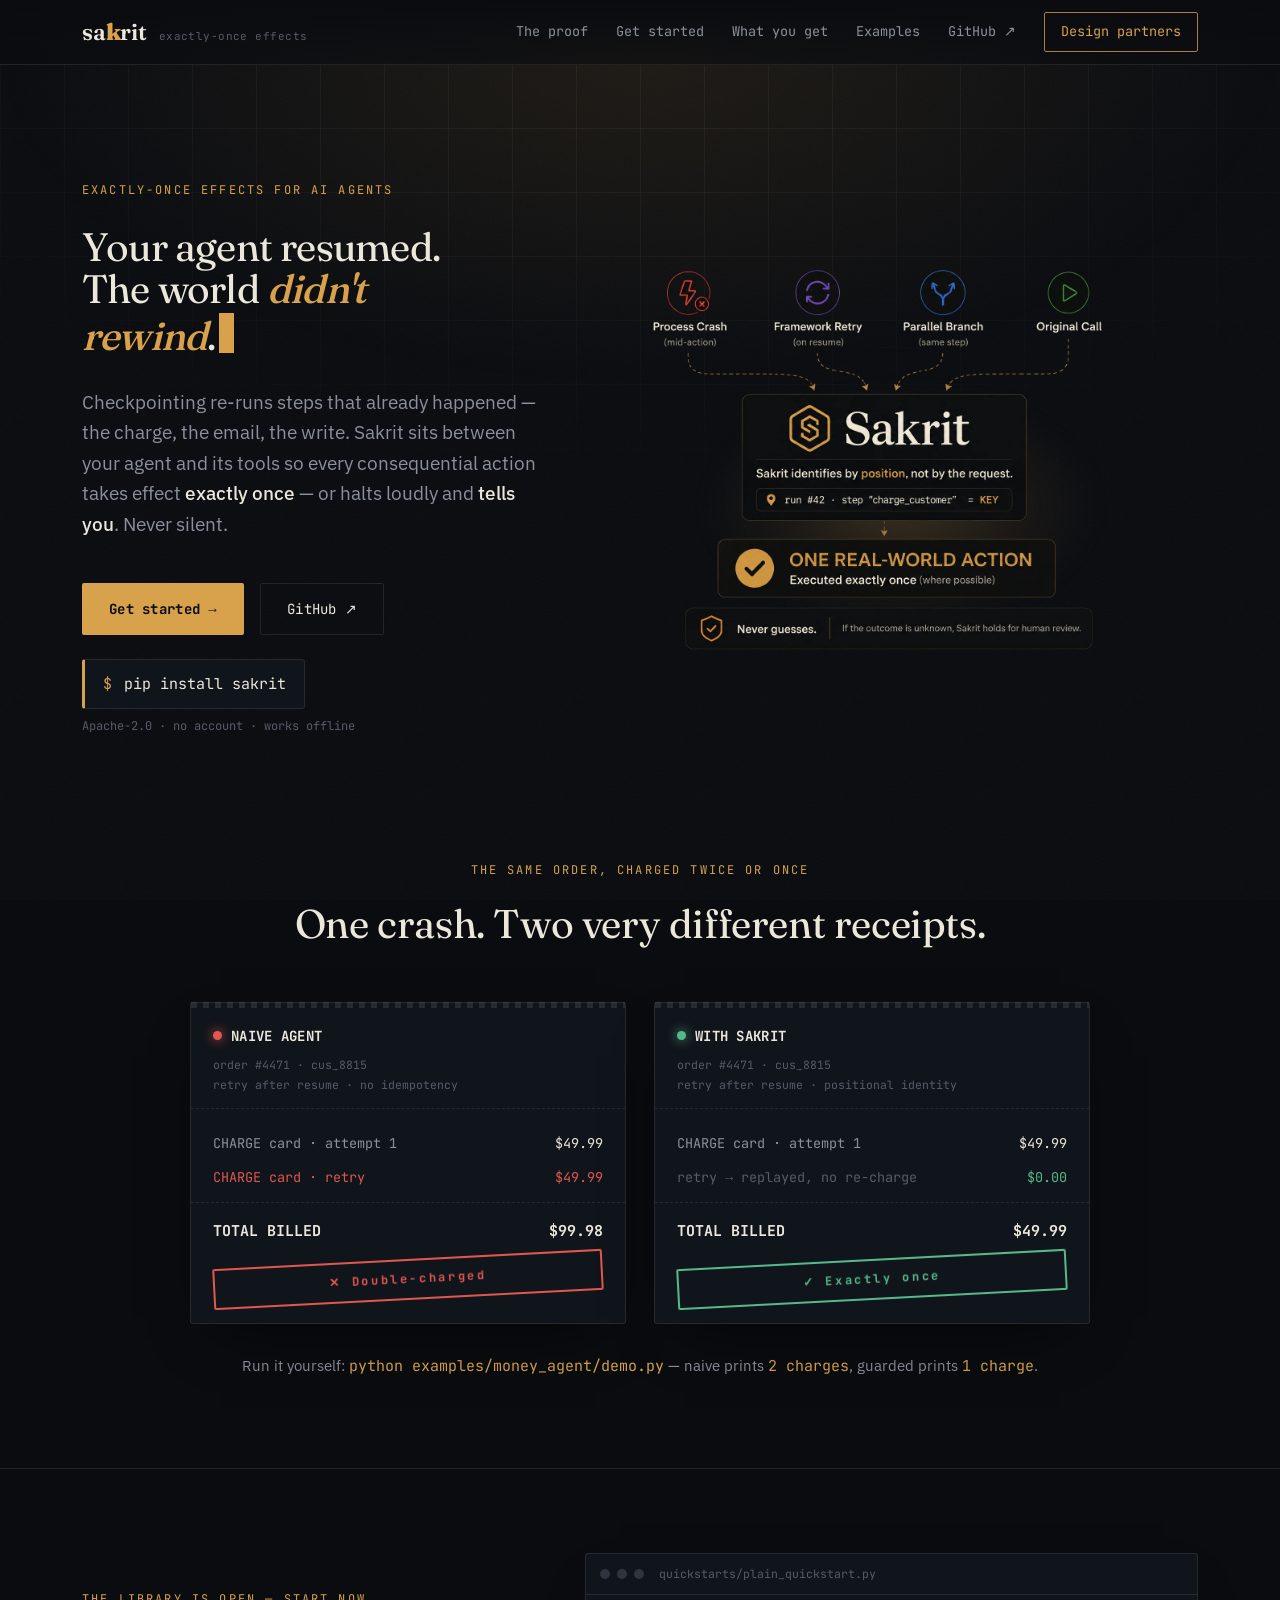
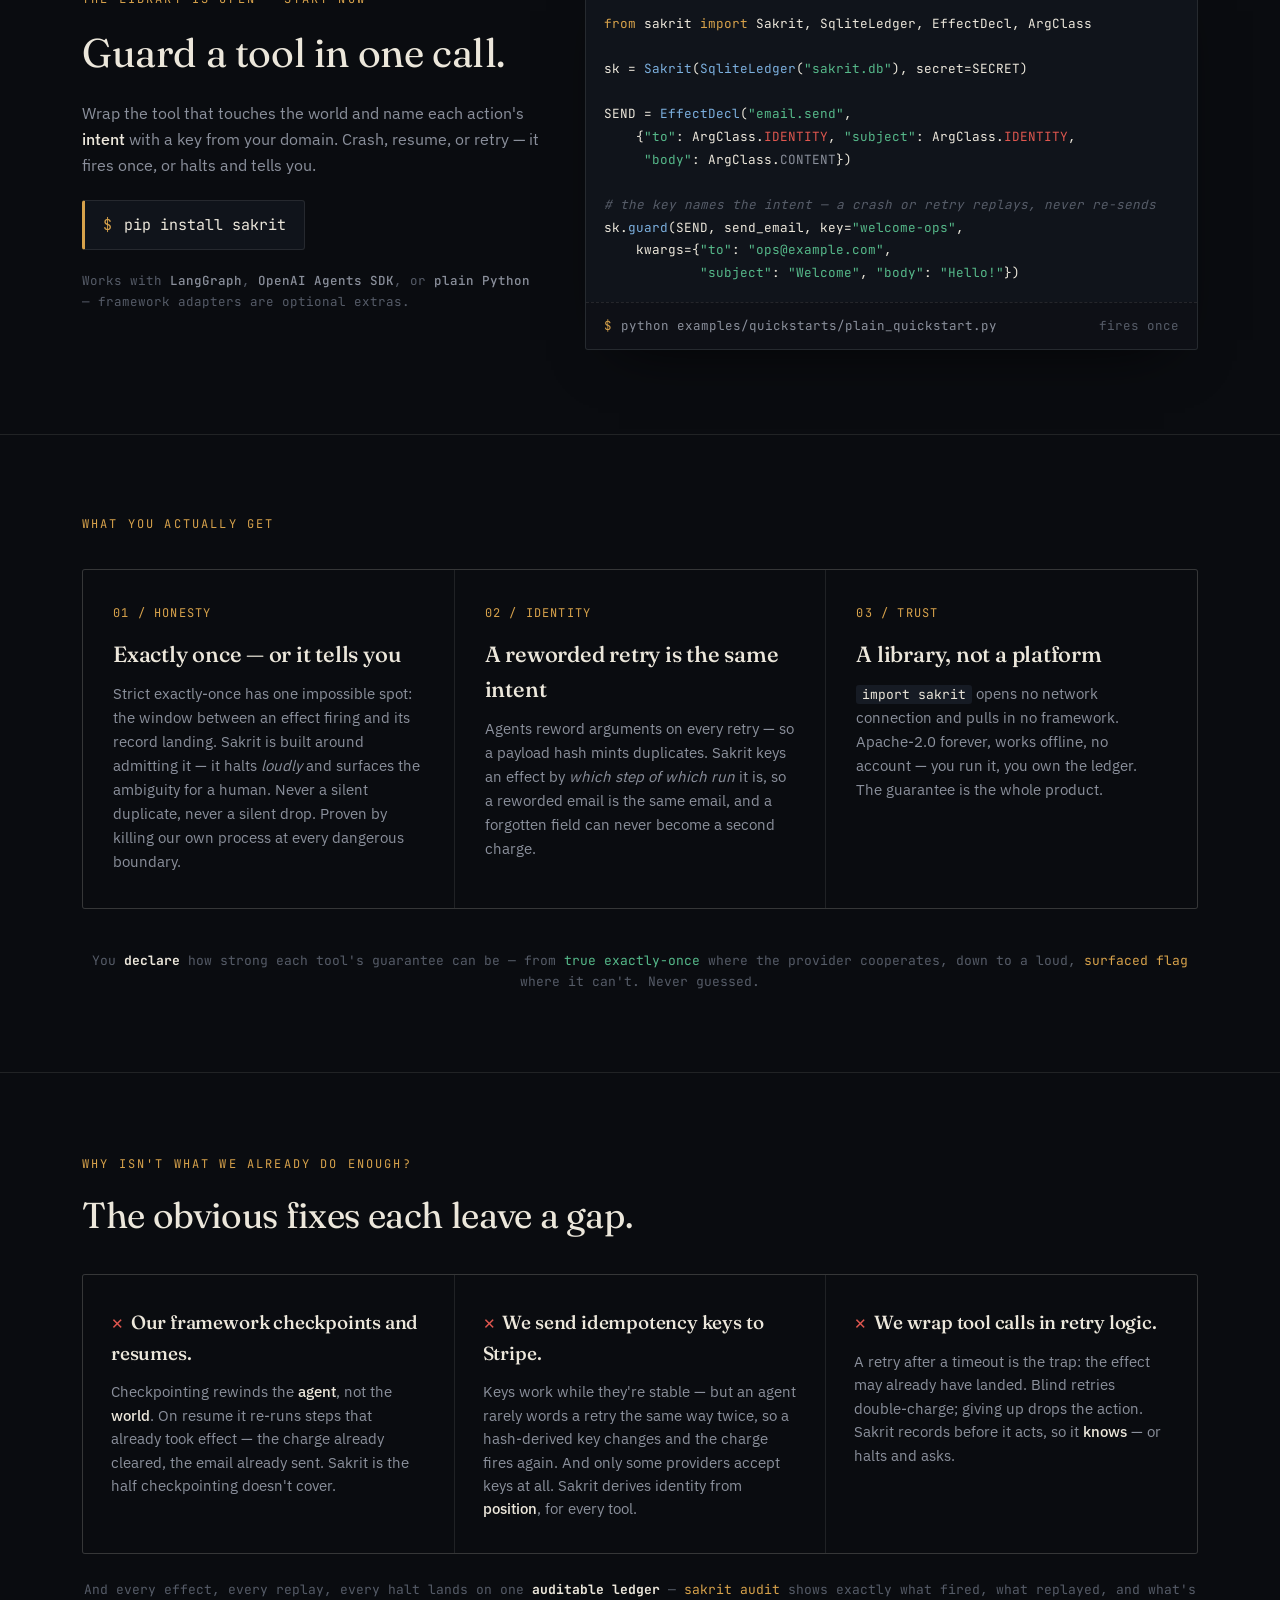
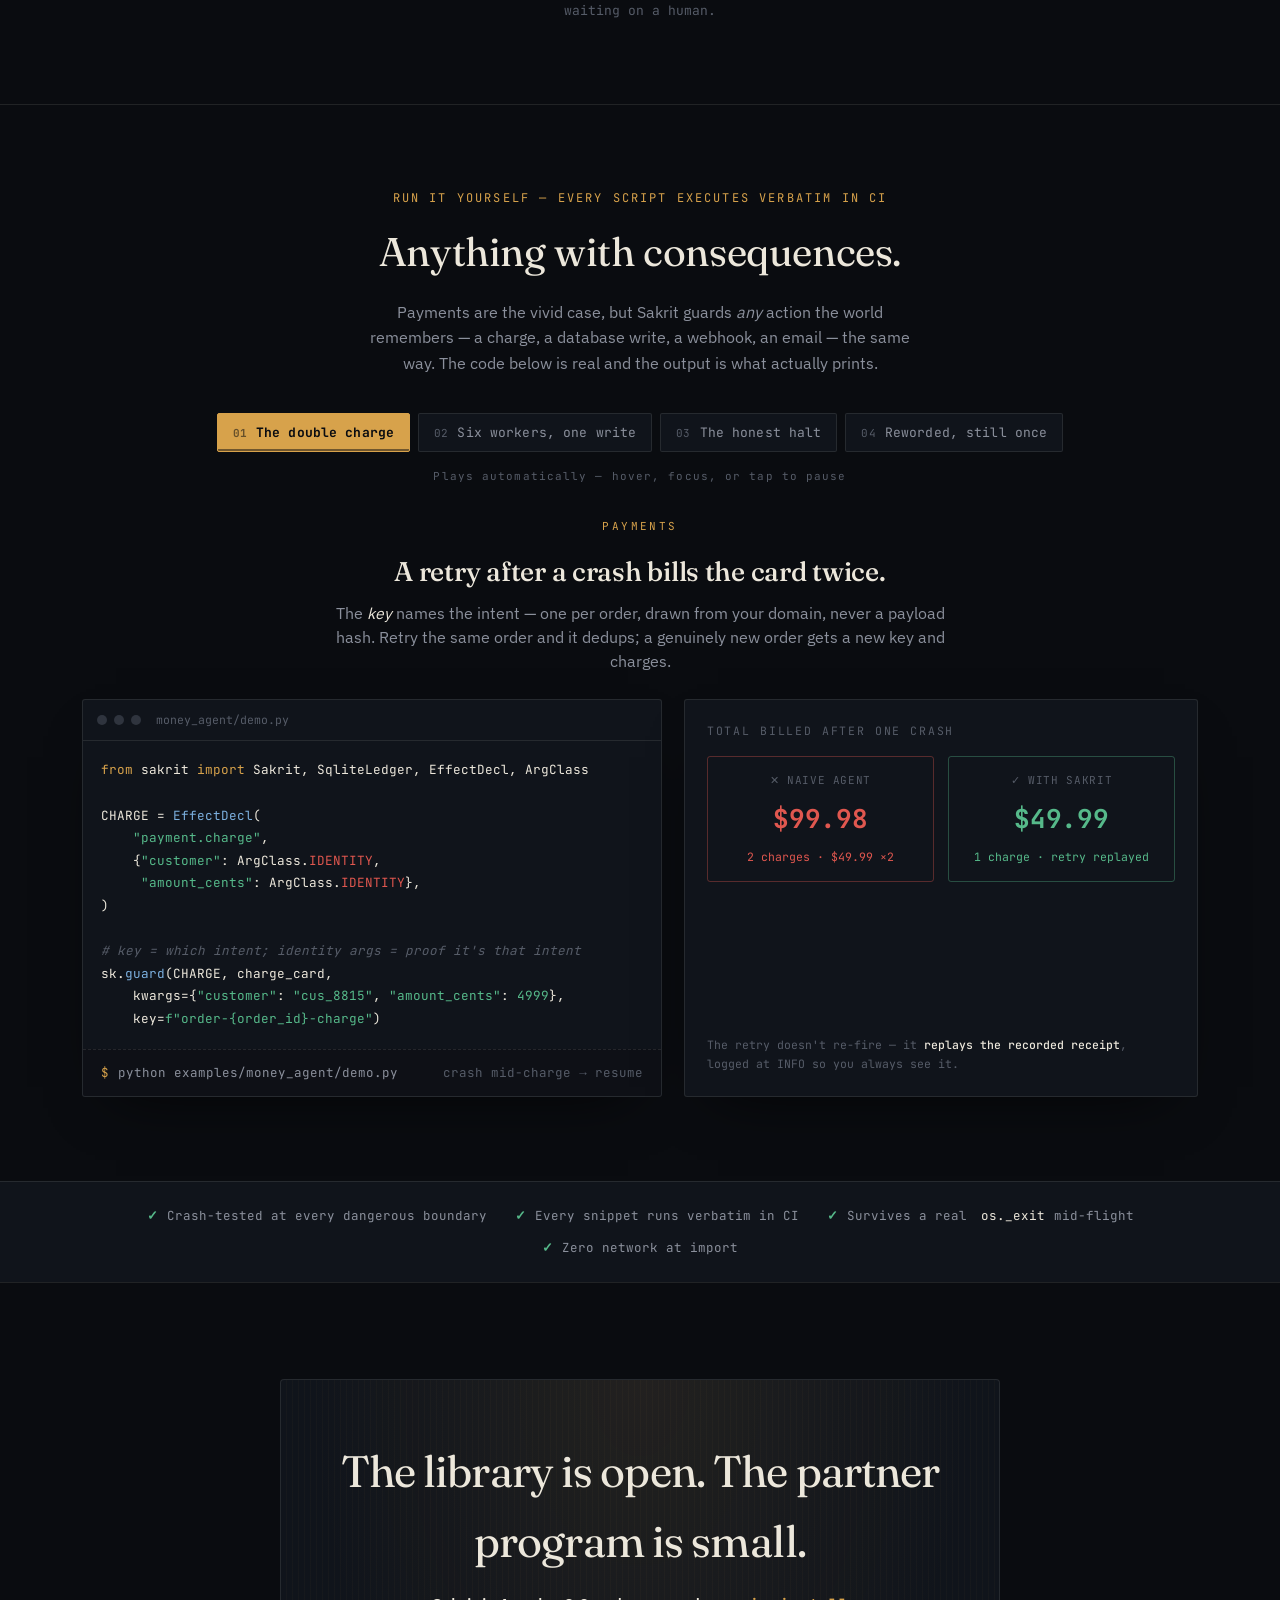
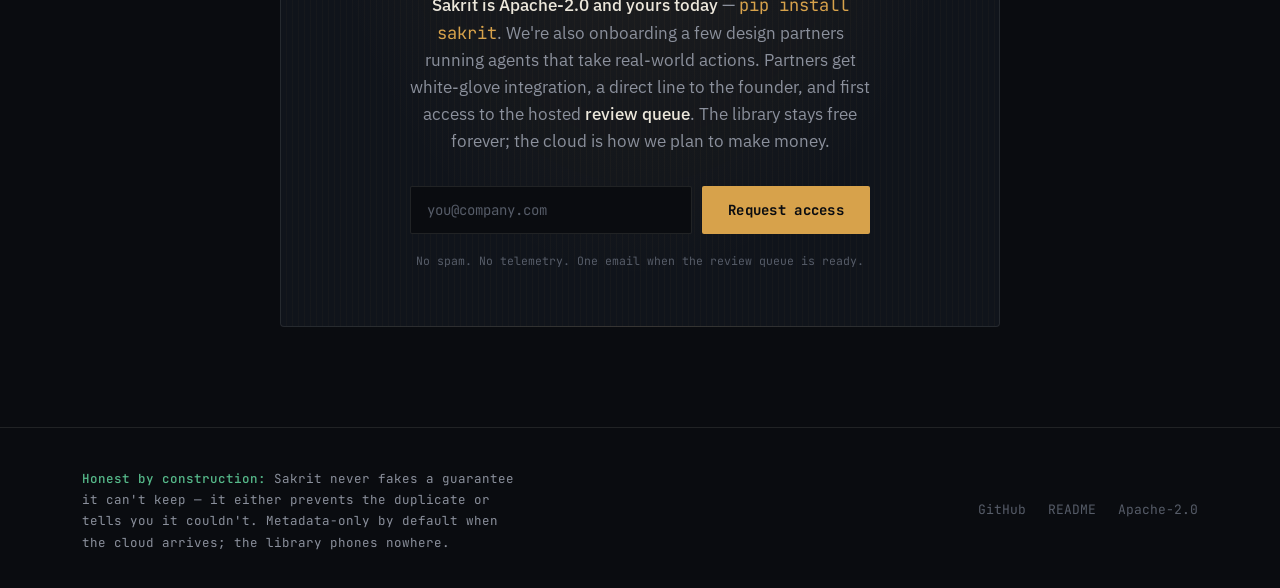
<file: landing/index.html>
<!DOCTYPE html>
<html lang="en">
<head>
<meta charset="UTF-8" />
<meta name="viewport" content="width=device-width, initial-scale=1.0" />
<title>Sakrit — exactly-once effects for AI agents</title>
<meta name="description" content="Checkpointing rewinds your agent — not the world. Sakrit makes every consequential tool call take effect exactly once — or halts loudly and tells you." />

<!-- Social -->
<meta property="og:title" content="Your agent resumed. The world didn't rewind. — Sakrit" />
<meta property="og:description" content="Checkpointing re-runs steps that already happened. Sakrit makes every consequential tool call take effect exactly once — or halts loudly and tells you. Never silent." />
<meta property="og:type" content="website" />
<!-- Share image: landing/og.png (1200×630), generated from landing/og-card.html — see landing/README.md.
     TODO(founder): og:image MUST be an absolute URL for crawlers (Slack/X/LinkedIn); swap the host
     for the real domain when it's set. The file ships at the site root as /og.png. -->
<meta property="og:image" content="https://REPLACE-ME.example/og.png" />
<meta property="og:image:width" content="1200" />
<meta property="og:image:height" content="630" />
<meta property="og:image:alt" content="Sakrit — your agent resumed, the world didn't rewind. Naive agent double-charges $99.98; with Sakrit, $49.99, exactly once." />
<meta name="twitter:card" content="summary_large_image" />
<meta name="twitter:title" content="Your agent resumed. The world didn't rewind. — Sakrit" />
<meta name="twitter:description" content="Sakrit makes every consequential tool call take effect exactly once — or halts loudly and tells you. Never silent." />
<meta name="twitter:image" content="https://REPLACE-ME.example/og.png" />

<!-- Self-hosted fonts (m20): no third-party request — a page that says "no telemetry" shouldn't
     phone Google Fonts. Vendored latin-subset woff2 under ./fonts/. -->
<link rel="stylesheet" href="./fonts.css" />

<style>
  :root {
    --ink:      #0a0c10;
    --ink-2:    #10141b;
    --ink-3:    #161b24;
    --cream:    #ece7db;
    --muted:    #8b909c;
    --faint:    #565c68;
    --gold:     #d7a24b;
    --gold-dim: #a9803b;
    --red:      #e0574f;
    --green:    #56b98a;
    --line:     rgba(236, 231, 219, 0.10);
    --line-2:   rgba(236, 231, 219, 0.05);
    --serif:  "Fraunces", Georgia, serif;
    --sans:   "IBM Plex Sans", system-ui, sans-serif;
    --mono:   "JetBrains Mono", ui-monospace, monospace;
    --maxw: 1180px;
  }

  * { box-sizing: border-box; margin: 0; padding: 0; }
  html { scroll-behavior: smooth; }

  body {
    background: var(--ink);
    color: var(--cream);
    font-family: var(--sans);
    font-size: 17px;
    line-height: 1.6;
    -webkit-font-smoothing: antialiased;
    overflow-x: hidden;
    position: relative;
  }

  /* faint ledger grid + grain atmosphere */
  body::before {
    content: "";
    position: fixed; inset: 0; z-index: 0; pointer-events: none;
    background-image:
      linear-gradient(var(--line-2) 1px, transparent 1px),
      linear-gradient(90deg, var(--line-2) 1px, transparent 1px);
    background-size: 64px 64px;
    mask-image: radial-gradient(ellipse 90% 70% at 50% 0%, #000 30%, transparent 80%);
  }
  body::after {
    content: "";
    position: fixed; inset: 0; z-index: 0; pointer-events: none; opacity: 0.035;
    background-image: url("data:image/svg+xml,%3Csvg xmlns='http://www.w3.org/2000/svg' width='140' height='140'%3E%3Cfilter id='n'%3E%3CfeTurbulence type='fractalNoise' baseFrequency='0.9' numOctaves='3'/%3E%3C/filter%3E%3Crect width='100%25' height='100%25' filter='url(%23n)'/%3E%3C/svg%3E");
  }
  /* warm glow from the top */
  .glow {
    position: fixed; top: -40vh; left: 50%; transform: translateX(-50%);
    width: 120vw; height: 90vh; z-index: 0; pointer-events: none;
    background: radial-gradient(ellipse at center, rgba(215,162,75,0.10), transparent 60%);
  }

  .wrap { max-width: var(--maxw); margin: 0 auto; padding: 0 32px; position: relative; z-index: 2; }

  a { color: inherit; text-decoration: none; }

  .mono { font-family: var(--mono); }
  .tag {
    font-family: var(--mono); font-size: 12px; letter-spacing: 0.18em;
    text-transform: uppercase; color: var(--gold);
  }

  /* ---------- nav ---------- */
  nav {
    position: sticky; top: 0; z-index: 20;
    backdrop-filter: blur(10px);
    background: linear-gradient(var(--ink), rgba(10,12,16,0.6));
    border-bottom: 1px solid var(--line);
  }
  .nav-inner { display: flex; align-items: center; justify-content: space-between; height: 64px; }
  .brand { display: flex; align-items: baseline; gap: 12px; }
  .brand .logo { font-family: var(--serif); font-weight: 600; font-size: 23px; letter-spacing: -0.01em; }
  .brand .logo b { color: var(--gold); font-weight: 900; }
  .brand .sub { font-family: var(--mono); font-size: 11px; color: var(--faint); letter-spacing: 0.04em; }
  .nav-links { display: flex; align-items: center; gap: 28px; font-family: var(--mono); font-size: 13.5px; }
  .nav-links a { color: var(--muted); transition: color .2s; }
  .nav-links a:hover { color: var(--cream); }
  .nav-cta {
    border: 1px solid var(--gold-dim); color: var(--gold) !important;
    padding: 8px 16px; border-radius: 2px; transition: all .2s;
  }
  .nav-cta:hover { background: var(--gold); color: var(--ink) !important; }
  /* Mobile nav: the one surviving action must match the page's PRIMARY funnel (self-serve
     "Get started"), not the secondary sales path — so the CTAs swap below 680px. */
  .nav-cta-m { display: none; }
  @media (max-width: 680px) {
    .nav-links a:not(.nav-cta) { display: none; }
    .nav-cta-d { display: none; }
    .nav-cta-m { display: inline-block; }
  }

  /* ---------- hero ---------- */
  header { padding: 116px 0 84px; }
  .hero-tag { margin-bottom: 26px; opacity: 0; animation: rise .8s .1s forwards; }
  h1 {
    font-family: var(--serif);
    font-weight: 400;
    font-size: clamp(32px, 3.1vw, 44px);
    line-height: 1.06;
    letter-spacing: -0.02em;
    max-width: 15ch;
  }
  h1 .l { display: block; opacity: 0; animation: rise .9s forwards; }
  h1 .l1 { animation-delay: .18s; }
  h1 .l2 { animation-delay: .30s; }
  h1 .em { font-style: italic; color: var(--gold); font-weight: 500; }
  h1 .strike { position: relative; white-space: nowrap; }
  h1 .strike::after {
    content: ""; position: absolute; left: -2%; right: -2%; top: 54%; height: 3px;
    background: var(--red); transform: scaleX(0); transform-origin: left;
    animation: strike .5s 1.1s forwards;
  }
  .lede {
    font-size: clamp(16px, 1.5vw, 19px); color: var(--muted); max-width: 44ch;
    margin-top: 30px; line-height: 1.6;
    opacity: 0; animation: rise .9s .5s forwards;
  }
  .lede b { color: var(--cream); font-weight: 500; }
  .cta-row {
    display: flex; gap: 16px; flex-wrap: wrap; margin-top: 44px;
    opacity: 0; animation: rise .9s .68s forwards;
  }
  .btn {
    font-family: var(--mono); font-size: 14px; letter-spacing: 0.02em;
    padding: 14px 26px; border-radius: 2px; transition: all .2s; cursor: pointer;
    display: inline-flex; align-items: center; gap: 10px; border: 1px solid transparent;
  }
  .btn-primary { background: var(--gold); color: var(--ink); font-weight: 600; }
  .btn-primary:hover { background: #eab959; transform: translateY(-2px); box-shadow: 0 10px 30px -10px rgba(215,162,75,0.5); }
  .btn-ghost { border-color: var(--line); color: var(--cream); }
  .btn-ghost:hover { border-color: var(--gold-dim); color: var(--gold); }
  /* hero: copy left, transparent flow diagram right — both inside the 1180px wrap */
  .hero-grid {
    display: grid;
    grid-template-columns: minmax(0, 0.85fr) minmax(0, 1.15fr);
    align-items: center;
    gap: clamp(28px, 3.2vw, 52px);
  }
  .hero-copy { min-width: 0; }
  .hero-art {
    position: relative; min-width: 0;
    opacity: 0; animation: rise 1s .85s forwards;
  }
  /* warm bloom rising from the convergence point, seen through the transparent art */
  .hero-art::before {
    content: ""; position: absolute; z-index: 0; pointer-events: none;
    left: 52%; top: 52%; width: 88%; height: 96%;
    transform: translate(-50%, -50%);
    background: radial-gradient(ellipse 52% 44% at 50% 60%,
      rgba(215,162,75,0.22), rgba(215,162,75,0.06) 46%, transparent 72%);
    filter: blur(10px);
  }
  .hero-art img {
    position: relative; z-index: 1;
    width: 100%; height: auto; display: block;
    /* the diagram's own canvas is transparent — it floats, no frame */
  }
  @media (max-width: 900px) {
    .hero-grid { grid-template-columns: minmax(0, 1fr); gap: 30px; }
    .hero-art img { max-width: 560px; margin: 0 auto; }
  }

  /* ---------- receipts ---------- */
  .proof { padding: 40px 0 90px; }
  .proof-head { text-align: center; margin-bottom: 46px; }
  .proof-head h2 {
    font-family: var(--serif); font-weight: 400; font-size: clamp(26px, 3.6vw, 40px);
    letter-spacing: -0.01em; margin-top: 12px;
  }
  .receipts {
    display: grid; grid-template-columns: 1fr 1fr; gap: 28px; align-items: start;
    max-width: 900px; margin: 0 auto;
  }
  @media (max-width: 720px) { .receipts { grid-template-columns: 1fr; } }

  .receipt {
    background: var(--ink-2); border: 1px solid var(--line); border-radius: 3px;
    font-family: var(--mono); font-size: 13.5px; position: relative;
    box-shadow: 0 24px 60px -30px rgba(0,0,0,0.9);
  }
  .receipt::before { /* perforated top edge */
    content: ""; position: absolute; top: -1px; left: 0; right: 0; height: 6px;
    background: repeating-linear-gradient(90deg, var(--line) 0 6px, transparent 6px 12px);
  }
  .r-head { padding: 22px 22px 14px; border-bottom: 1px dashed var(--line); }
  .r-title { display: flex; align-items: center; gap: 9px; font-weight: 700; letter-spacing: 0.02em; font-size: 14px; }
  .dot { width: 9px; height: 9px; border-radius: 50%; }
  .dot.red { background: var(--red); box-shadow: 0 0 12px var(--red); }
  .dot.green { background: var(--green); box-shadow: 0 0 12px var(--green); }
  .r-meta { color: var(--faint); font-size: 11.5px; margin-top: 8px; line-height: 1.7; }
  .r-body { padding: 18px 22px 8px; }
  .row { display: flex; justify-content: space-between; padding: 6px 0; color: var(--muted); }
  .row .amt { color: var(--cream); }
  .row.fire .amt { color: var(--cream); }
  .row.dup { color: var(--red); }
  .row.dup .amt { color: var(--red); }
  .row.replay { color: var(--faint); }
  .row.replay .amt { color: var(--green); }
  /* Visible by default (no-JS safe — the receipts ARE the proof). JS adds .anim to hide-then-reveal. */
  .row.dup, .row.replay { opacity: 1; }
  .anim .row.dup, .anim .row.replay { opacity: 0; }
  .in .row.dup { animation: flashIn .5s 1.4s forwards; }
  .in .row.replay { animation: fadeIn .6s 1.5s forwards; }
  .r-total {
    display: flex; justify-content: space-between; padding: 16px 22px;
    border-top: 1px dashed var(--line); font-weight: 700; font-size: 15px;
  }
  .r-total .n-total .amt { color: var(--red); }
  .r-total .s-total .amt { color: var(--green); }
  .stamp {
    margin: 0 22px 22px; text-align: center; font-weight: 700; letter-spacing: 0.22em;
    font-size: 12px; padding: 9px; border: 2px solid; border-radius: 2px;
    transform: rotate(-3deg) scale(1); opacity: 1;
  }
  .anim .stamp { transform: rotate(-3deg) scale(0.6); opacity: 0; }
  .stamp.bad { color: var(--red); border-color: var(--red); }
  .stamp.good { color: var(--green); border-color: var(--green); }
  .in .stamp { animation: stampIn .45s 1.9s cubic-bezier(.2,1.5,.4,1) forwards; }
  .verdict { text-align: center; margin-top: 30px; color: var(--muted); font-size: 15px; }
  .verdict .mono { color: var(--gold); }

  /* ---------- pillars ---------- */
  .pillars { padding: 80px 0; border-top: 1px solid var(--line); }
  .p-grid { display: grid; grid-template-columns: repeat(3, 1fr); gap: 1px; background: var(--line); border: 1px solid var(--line); border-radius: 3px; overflow: hidden; }
  @media (max-width: 760px) { .p-grid { grid-template-columns: 1fr; } }
  .pillar { background: var(--ink); padding: 34px 30px; transition: background .3s; }
  .pillar:hover { background: var(--ink-2); }
  .pillar .n { font-family: var(--mono); font-size: 12px; color: var(--gold); letter-spacing: 0.1em; }
  .pillar h3 { font-family: var(--serif); font-weight: 500; font-size: 22px; margin: 14px 0 10px; letter-spacing: -0.01em; }
  .pillar p { color: var(--muted); font-size: 15px; }
  .pillar p code { font-family: var(--mono); font-size: 13px; color: var(--cream); background: var(--ink-3); padding: 1px 6px; border-radius: 3px; }

  .ladder { margin-top: 42px; font-family: var(--mono); font-size: 13px; color: var(--faint); text-align: center; }
  .ladder b { color: var(--cream); }
  .ladder .g { color: var(--green); } .ladder .a { color: var(--gold); }

  /* ---------- examples gallery ---------- */
  .examples { padding: 84px 0; border-top: 1px solid var(--line); }
  .ex-head { text-align: center; margin-bottom: 36px; }
  .ex-head h2 {
    font-family: var(--serif); font-weight: 400; font-size: clamp(26px, 3.6vw, 40px);
    letter-spacing: -0.01em; margin-top: 12px;
  }
  .ex-head p { color: var(--muted); max-width: 56ch; margin: 16px auto 0; font-size: 16px; }

  /* segmented control */
  .ex-tabs {
    display: flex; flex-wrap: wrap; gap: 8px; justify-content: center; margin-bottom: 30px;
  }
  .ex-tab {
    position: relative; overflow: hidden;
    font-family: var(--mono); font-size: 13px; letter-spacing: 0.01em; color: var(--muted);
    background: var(--ink-2); border: 1px solid var(--line); padding: 10px 15px; border-radius: 2px;
    cursor: pointer; transition: color .2s, border-color .2s, background .2s;
    display: inline-flex; align-items: baseline; gap: 9px;
  }
  .ex-tab .k { font-size: 11px; color: var(--faint); transition: color .2s; }
  .ex-tab:hover { border-color: var(--gold-dim); color: var(--cream); }
  .ex-tab[aria-selected="true"] {
    color: var(--ink); background: var(--gold); border-color: var(--gold); font-weight: 600;
  }
  .ex-tab[aria-selected="true"] .k { color: rgba(10,12,16,0.55); }
  .ex-tab:focus-visible { outline: 2px solid var(--gold); outline-offset: 2px; }

  /* auto-advance progress bar — fills over the dwell on the active tab, then advances.
     Reads as "this will move" so an auto-cycling gallery never looks frozen or broken. */
  .ex-prog {
    position: absolute; left: 0; bottom: 0; height: 2px; width: 0;
    background: rgba(10,12,16,0.5); pointer-events: none;
  }
  .ex-tab.playing .ex-prog { animation: exFill var(--ex-dwell, 6s) linear forwards; }
  .ex-tabs.paused .ex-tab.playing .ex-prog { animation-play-state: paused; }
  @keyframes exFill { from { width: 0; } to { width: 100%; } }
  @media (prefers-reduced-motion: reduce) { .ex-prog { display: none; } }

  /* panels */
  .ex-panel { display: none; }
  .ex-panel.on { display: block; animation: fadeIn .4s forwards; }
  .ex-grid { display: grid; grid-template-columns: 1.06fr 0.94fr; gap: 22px; align-items: stretch; }
  @media (max-width: 860px) { .ex-grid { grid-template-columns: 1fr; } }
  .ex-lede { text-align: center; max-width: 62ch; margin: 0 auto 26px; }
  .ex-badge {
    display: inline-block; margin-bottom: 14px;
    font-family: var(--mono); font-size: 11px; letter-spacing: 0.22em; text-transform: uppercase;
    color: var(--gold);
  }
  .ex-lede .ex-title {
    font-family: var(--serif); font-weight: 500; font-size: clamp(21px, 2.6vw, 27px);
    letter-spacing: -0.01em; margin-bottom: 8px;
  }
  .ex-lede .ex-desc { color: var(--muted); font-size: 15.5px; line-height: 1.55; }
  .ex-lede .ex-desc em { color: var(--cream); font-style: italic; }

  /* code card */
  .code {
    background: var(--ink-2); border: 1px solid var(--line); border-radius: 3px; overflow: hidden;
    display: flex; flex-direction: column; box-shadow: 0 24px 60px -34px rgba(0,0,0,0.9);
  }
  .code .bar { display: flex; align-items: center; gap: 7px; padding: 11px 14px; border-bottom: 1px solid var(--line); }
  .code .bar .d { width: 10px; height: 10px; border-radius: 50%; background: var(--faint); opacity: .45; }
  .code .bar .fn { font-family: var(--mono); font-size: 11.5px; color: var(--faint); margin-left: 8px; }
  .code pre {
    margin: 0; padding: 18px; overflow-x: auto; font-family: var(--mono);
    font-size: 12.7px; line-height: 1.78; color: var(--cream); flex: 1;
  }
  .code .cmt { color: var(--faint); font-style: italic; }
  .code .kw  { color: var(--gold); }
  .code .st  { color: var(--green); }
  .code .fnn { color: #7cb0df; }
  .code .idc { color: var(--red); }
  .code .con { color: var(--muted); }
  .run {
    font-family: var(--mono); font-size: 12.5px; color: var(--muted);
    padding: 13px 18px; border-top: 1px dashed var(--line);
    display: flex; align-items: center; gap: 9px; background: rgba(10,12,16,0.4);
  }
  .run .p { color: var(--gold); }
  .run .out { color: var(--faint); margin-left: auto; }

  /* outcome card */
  .outcome {
    background: var(--ink-2); border: 1px solid var(--line); border-radius: 3px; padding: 22px;
    display: flex; flex-direction: column; gap: 16px; box-shadow: 0 24px 60px -34px rgba(0,0,0,0.9);
  }
  .out-cap { font-family: var(--mono); font-size: 11.5px; letter-spacing: 0.16em; text-transform: uppercase; color: var(--faint); }

  /* money split */
  .out-split { display: grid; grid-template-columns: 1fr 1fr; gap: 14px; }
  .mini {
    border: 1px solid var(--line); border-radius: 3px; padding: 15px; text-align: center;
    display: flex; flex-direction: column; gap: 8px;
  }
  .mini .who { font-family: var(--mono); font-size: 11px; letter-spacing: 0.06em; color: var(--faint); }
  .mini .big { font-family: var(--mono); font-weight: 700; font-size: 26px; letter-spacing: -0.01em; }
  .mini .lil { font-family: var(--mono); font-size: 11.5px; }
  .mini.bad  { border-color: rgba(224,87,79,0.35); }
  .mini.bad .big, .mini.bad .lil { color: var(--red); }
  .mini.good { border-color: rgba(86,185,138,0.35); }
  .mini.good .big, .mini.good .lil { color: var(--green); }

  /* worker chips */
  .workers { display: grid; grid-template-columns: repeat(6, 1fr); gap: 8px; }
  @media (max-width: 420px) { .workers { grid-template-columns: repeat(3, 1fr); } }
  .chip {
    border: 1px solid var(--line); border-radius: 3px; padding: 12px 4px; text-align: center;
    font-family: var(--mono); font-size: 10.5px; color: var(--faint);
    display: flex; flex-direction: column; align-items: center; gap: 7px;
  }
  .chip .st { font-size: 9px; letter-spacing: 0.08em; text-transform: uppercase; }
  .chip .bar { width: 100%; height: 3px; border-radius: 2px; background: var(--faint); opacity: .4; }
  .chip.fire { border-color: rgba(215,162,75,0.5); color: var(--gold); }
  .chip.fire .st { color: var(--gold); }
  .chip.fire .bar { background: var(--gold); opacity: 1; box-shadow: 0 0 10px var(--gold); }
  .chip.rep .st { color: var(--green); }
  .chip.rep .bar { background: var(--green); opacity: .7; }

  /* ledger line (ambiguity) */
  .ledger-line {
    font-family: var(--mono); font-size: 12.5px; border: 1px solid var(--line);
    border-left: 3px solid var(--gold); border-radius: 3px; padding: 14px 16px;
    color: var(--muted); line-height: 1.7;
  }
  .ledger-line .st-amb { color: var(--gold); font-weight: 700; letter-spacing: 0.06em; }
  .ledger-line .k { color: var(--cream); }
  .honest {
    font-family: var(--mono); font-size: 12px; color: var(--muted); line-height: 1.7;
    display: flex; gap: 10px;
  }
  .honest .never { color: var(--green); }

  /* terminal output */
  .term {
    font-family: var(--mono); font-size: 12.5px; line-height: 1.85; color: var(--cream);
    background: var(--ink); border: 1px solid var(--line); border-radius: 3px; padding: 16px 18px;
  }
  .term .ok { color: var(--green); }
  .term .mut { color: var(--faint); }

  .out-note { font-family: var(--mono); font-size: 11.5px; color: var(--faint); line-height: 1.7; margin-top: auto; }
  .out-note b { color: var(--cream); font-weight: 500; }

  /* hero install chip */
  .install-row { margin-top: 24px; display: flex; flex-wrap: wrap; align-items: center; gap: 8px 14px; opacity: 0; animation: rise .9s .8s forwards; }
  .install {
    display: inline-flex; align-items: center; gap: 12px; font-family: var(--mono); font-size: 15px;
    color: var(--cream); background: var(--ink-2); border: 1px solid var(--line);
    border-left: 3px solid var(--gold); border-radius: 3px; padding: 12px 18px;
  }
  .install .pmt { color: var(--gold); }
  .install-hint { font-family: var(--mono); font-size: 12px; color: var(--faint); white-space: nowrap; }

  /* ---------- get started ---------- */
  .start { padding: 84px 0; border-top: 1px solid var(--line); }
  .start-grid { display: grid; grid-template-columns: 0.86fr 1.14fr; gap: 40px; align-items: center; }
  @media (max-width: 820px) { .start-grid { grid-template-columns: 1fr; } }
  .start h2 {
    font-family: var(--serif); font-weight: 400; font-size: clamp(26px, 3.6vw, 40px);
    letter-spacing: -0.01em; margin: 12px 0 16px;
  }
  .start p { color: var(--muted); font-size: 16px; margin-bottom: 22px; line-height: 1.6; }
  .start p b { color: var(--cream); font-weight: 500; }
  .frameworks { font-family: var(--mono); font-size: 12.5px; color: var(--faint); margin-top: 20px; line-height: 1.7; }
  .frameworks b { color: var(--muted); font-weight: 500; }

  /* ---------- objections ---------- */
  .objections { padding: 82px 0; border-top: 1px solid var(--line); }
  .obj-grid {
    display: grid; grid-template-columns: repeat(3, 1fr); gap: 1px; background: var(--line);
    border: 1px solid var(--line); border-radius: 3px; overflow: hidden; margin-top: 30px;
  }
  @media (max-width: 760px) { .obj-grid { grid-template-columns: 1fr; } }
  .obj { background: var(--ink); padding: 32px 28px; transition: background .3s; }
  .obj:hover { background: var(--ink-2); }
  .obj .q {
    font-family: var(--serif); font-weight: 500; font-size: 19px; color: var(--cream);
    letter-spacing: -0.01em; margin-bottom: 12px;
  }
  .obj .q .x { color: var(--red); font-family: var(--mono); font-size: 15px; margin-right: 7px; }
  .obj .a { color: var(--muted); font-size: 14.5px; line-height: 1.62; }
  .obj .a b { color: var(--cream); font-weight: 500; }

  /* ---------- evidence strip ---------- */
  .evidence { border-top: 1px solid var(--line); background: var(--ink-2); }
  .ev-inner {
    display: flex; flex-wrap: wrap; justify-content: center; gap: 12px 28px; padding: 24px 0;
    font-family: var(--mono); font-size: 12.5px; color: var(--muted);
  }
  .ev-inner .it { display: inline-flex; align-items: center; gap: 9px; }
  .ev-inner .it::before { content: "✓"; color: var(--green); font-weight: 700; }

  /* examples auto-play caption */
  .ex-cap {
    text-align: center; font-family: var(--mono); font-size: 11px; letter-spacing: 0.1em;
    color: var(--faint); margin: -14px 0 26px;
  }

  /* ---------- waitlist ---------- */
  .waitlist { padding: 96px 0 100px; border-top: 1px solid var(--line); }
  .wl-card {
    max-width: 720px; margin: 0 auto; text-align: center;
    background:
      radial-gradient(ellipse at top, rgba(215,162,75,0.09), transparent 65%),
      var(--ink-2);
    border: 1px solid var(--line); border-radius: 4px; padding: 56px 40px;
    position: relative; overflow: hidden;
  }
  .wl-card::before {
    content: ""; position: absolute; inset: 0; pointer-events: none;
    background: repeating-linear-gradient(90deg, transparent 0 5px, rgba(215,162,75,0.03) 5px 6px);
  }
  .wl-card h2 { font-family: var(--serif); font-weight: 400; font-size: clamp(28px, 4vw, 44px); letter-spacing: -0.02em; position: relative; }
  .wl-card p { color: var(--muted); margin: 16px auto 30px; max-width: 46ch; position: relative; }
  form.wl { display: flex; gap: 10px; max-width: 460px; margin: 0 auto; position: relative; }
  @media (max-width: 520px) { form.wl { flex-direction: column; } }
  form.wl input {
    flex: 1; background: var(--ink); border: 1px solid var(--line); color: var(--cream);
    font-family: var(--mono); font-size: 14px; padding: 14px 16px; border-radius: 2px; outline: none;
    transition: border-color .2s;
  }
  form.wl input::placeholder { color: var(--faint); }
  form.wl input:focus { border-color: var(--gold); }
  form.wl button { white-space: nowrap; border: none; }
  form.wl button[disabled] { opacity: .6; cursor: default; }
  .wl-note { font-family: var(--mono); font-size: 11.5px; color: var(--faint); margin-top: 18px; position: relative; }
  .wl-ok { display: none; color: var(--green); font-family: var(--mono); font-size: 15px; margin-top: 8px; position: relative; }
  .wl-ok.show { display: block; animation: rise .5s forwards; }
  .wl-err { display: none; color: var(--red); font-family: var(--mono); font-size: 13.5px; margin-top: 12px; position: relative; }
  .wl-err.show { display: block; animation: rise .4s forwards; }
  .wl-err a { color: var(--gold); text-decoration: underline; }

  /* ---------- footer ---------- */
  footer { border-top: 1px solid var(--line); padding: 40px 0 60px; }
  .foot { display: flex; justify-content: space-between; align-items: center; gap: 20px; flex-wrap: wrap; }
  .foot .trust { font-family: var(--mono); font-size: 12.5px; color: var(--muted); max-width: 54ch; line-height: 1.7; }
  .foot .trust b { color: var(--green); font-weight: 500; }
  .foot-links { display: flex; gap: 22px; font-family: var(--mono); font-size: 13px; }
  .foot-links a { color: var(--faint); transition: color .2s; }
  .foot-links a:hover { color: var(--gold); }

  .caret { display: inline-block; width: 0.6ch; height: 1em; background: var(--gold); margin-left: 4px; transform: translateY(3px); animation: blink 1.1s steps(1) infinite; }

  @keyframes rise { from { opacity: 0; transform: translateY(16px); } to { opacity: 1; transform: none; } }
  @keyframes fadeIn { from { opacity: 0; } to { opacity: 1; } }
  @keyframes flashIn { 0% { opacity: 0; transform: translateX(-6px); } 40% { opacity: 1; background: rgba(224,87,79,0.14); } 100% { opacity: 1; background: transparent; } }
  @keyframes strike { to { transform: scaleX(1); } }
  @keyframes stampIn { to { transform: rotate(-3deg) scale(1); opacity: 1; } }
  @keyframes blink { 50% { opacity: 0; } }

  @media (prefers-reduced-motion: reduce) {
    *, *::before, *::after { animation: none !important; }
    h1 .l, .hero-tag, .lede, .cta-row, .row.dup, .row.replay, .stamp, .hero-art { opacity: 1 !important; }
    h1 .strike::after { transform: scaleX(1); }
    .stamp { transform: rotate(-3deg) scale(1); }
  }
</style>
</head>
<body>
<div class="glow"></div>

<nav>
  <div class="wrap nav-inner">
    <div class="brand">
      <span class="logo">sa<b>k</b>rit</span>
      <span class="sub">exactly-once effects</span>
    </div>
    <div class="nav-links">
      <a href="#proof">The proof</a>
      <a href="#start">Get started</a>
      <a href="#how">What you get</a>
      <a href="#examples">Examples</a>
      <a href="https://github.com/sakrit-hq/sakrit">GitHub ↗</a>
      <a href="#start" class="nav-cta nav-cta-m">Get started</a>
      <a href="#waitlist" class="nav-cta nav-cta-d">Design partners</a>
    </div>
  </div>
</nav>

<header>
  <div class="wrap">
    <div class="hero-grid">
      <div class="hero-copy">
        <div class="hero-tag tag">Exactly-once effects for AI agents</div>
        <h1>
          <span class="l l1">Your agent resumed.</span>
          <span class="l l2">The world <span class="em">didn't rewind</span>.<span class="caret"></span></span>
        </h1>
        <p class="lede">
          Checkpointing re-runs steps that already happened — the charge, the email, the write. Sakrit
          sits between your agent and its tools so every consequential action takes effect
          <b>exactly once</b> — or halts loudly and <b>tells you</b>. Never silent.
        </p>
        <div class="cta-row">
          <a href="#start" class="btn btn-primary">Get started →</a>
          <a href="https://github.com/sakrit-hq/sakrit" class="btn btn-ghost">GitHub ↗</a>
        </div>
        <div class="install-row">
          <span class="install"><span class="pmt">$</span> pip install sakrit</span>
          <span class="install-hint hint">Apache-2.0 · no account · works offline</span>
        </div>
      </div>
      <div class="hero-art">
        <img src="hero-flow.webp" width="1536" height="1024" loading="eager" decoding="async"
          alt="A crash mid-action, a framework retry, a parallel branch, and the original call all point at Sakrit, which identifies the step by its position — run #42, step charge_customer — not by the request. The result: one real-world action, executed exactly once. If the outcome is unknown, Sakrit holds for human review rather than guessing." />
      </div>
    </div>
  </div>
</header>

<section class="proof" id="proof">
  <div class="wrap">
    <div class="proof-head">
      <div class="tag">The same order, charged twice or once</div>
      <h2>One crash. Two very different receipts.</h2>
    </div>
    <div class="receipts" id="receipts">
      <!-- NAIVE -->
      <div class="receipt">
        <div class="r-head">
          <div class="r-title"><span class="dot red"></span> NAIVE AGENT</div>
          <div class="r-meta">order #4471 · cus_8815<br />retry after resume · no idempotency</div>
        </div>
        <div class="r-body">
          <div class="row fire"><span>CHARGE card · attempt 1</span><span class="amt">$49.99</span></div>
          <div class="row dup"><span>CHARGE card · retry</span><span class="amt">$49.99</span></div>
        </div>
        <div class="r-total n-total"><span>TOTAL BILLED</span><span class="amt">$99.98</span></div>
        <div class="stamp bad">✕ Double-charged</div>
      </div>
      <!-- SAKRIT -->
      <div class="receipt">
        <div class="r-head">
          <div class="r-title"><span class="dot green"></span> WITH SAKRIT</div>
          <div class="r-meta">order #4471 · cus_8815<br />retry after resume · positional identity</div>
        </div>
        <div class="r-body">
          <div class="row fire"><span>CHARGE card · attempt 1</span><span class="amt">$49.99</span></div>
          <div class="row replay"><span>retry → replayed, no re-charge</span><span class="amt">$0.00</span></div>
        </div>
        <div class="r-total s-total"><span>TOTAL BILLED</span><span class="amt">$49.99</span></div>
        <div class="stamp good">✓ Exactly once</div>
      </div>
    </div>
    <p class="verdict">
      Run it yourself: <span class="mono">python examples/money_agent/demo.py</span> — naive prints
      <span class="mono">2 charges</span>, guarded prints <span class="mono">1 charge</span>.
    </p>
  </div>
</section>

<section class="start" id="start">
  <div class="wrap start-grid">
    <div>
      <div class="tag">The library is open — start now</div>
      <h2>Guard a tool in one call.</h2>
      <p>Wrap the tool that touches the world and name each action's <b>intent</b> with a key from
        your domain. Crash, resume, or retry — it fires once, or halts and tells you.</p>
      <div class="install-row" style="animation:none;opacity:1;margin-top:0">
        <span class="install"><span class="pmt">$</span> pip install sakrit</span>
      </div>
      <div class="frameworks">Works with <b>LangGraph</b>, <b>OpenAI Agents SDK</b>, or
        <b>plain Python</b> — framework adapters are optional extras.</div>
    </div>
    <div class="code">
      <div class="bar"><span class="d"></span><span class="d"></span><span class="d"></span><span class="fn">quickstarts/plain_quickstart.py</span></div>
<pre><span class="kw">from</span> sakrit <span class="kw">import</span> Sakrit, SqliteLedger, EffectDecl, ArgClass

sk = <span class="fnn">Sakrit</span>(<span class="fnn">SqliteLedger</span>(<span class="st">"sakrit.db"</span>), secret=SECRET)

SEND = <span class="fnn">EffectDecl</span>(<span class="st">"email.send"</span>,
    {<span class="st">"to"</span>: ArgClass.<span class="idc">IDENTITY</span>, <span class="st">"subject"</span>: ArgClass.<span class="idc">IDENTITY</span>,
     <span class="st">"body"</span>: ArgClass.<span class="con">CONTENT</span>})

<span class="cmt"># the key names the intent — a crash or retry replays, never re-sends</span>
sk.<span class="fnn">guard</span>(SEND, send_email, key=<span class="st">"welcome-ops"</span>,
    kwargs={<span class="st">"to"</span>: <span class="st">"ops@example.com"</span>,
            <span class="st">"subject"</span>: <span class="st">"Welcome"</span>, <span class="st">"body"</span>: <span class="st">"Hello!"</span>})</pre>
      <div class="run"><span class="p">$</span> python examples/quickstarts/plain_quickstart.py<span class="out">fires once</span></div>
    </div>
  </div>
</section>

<section class="pillars" id="how">
  <div class="wrap">
    <div class="proof-head" style="text-align:left; margin-bottom: 34px;">
      <div class="tag">What you actually get</div>
    </div>
    <div class="p-grid">
      <div class="pillar">
        <div class="n">01 / HONESTY</div>
        <h3>Exactly once — or it tells you</h3>
        <p>Strict exactly-once has one impossible spot: the window between an effect firing and its
          record landing. Sakrit is built around admitting it — it halts <em>loudly</em> and
          surfaces the ambiguity for a human. Never a silent duplicate, never a silent drop. Proven
          by killing our own process at every dangerous boundary.</p>
      </div>
      <div class="pillar">
        <div class="n">02 / IDENTITY</div>
        <h3>A reworded retry is the same intent</h3>
        <p>Agents reword arguments on every retry — so a payload hash mints duplicates. Sakrit keys
          an effect by <em>which step of which run</em> it is, so a reworded email is the same email,
          and a forgotten field can never become a second charge.</p>
      </div>
      <div class="pillar">
        <div class="n">03 / TRUST</div>
        <h3>A library, not a platform</h3>
        <p><code>import sakrit</code> opens no network connection and pulls in no framework.
          Apache-2.0 forever, works offline, no account — you run it, you own the ledger. The
          guarantee is the whole product.</p>
      </div>
    </div>
    <p class="ladder">
      You <b>declare</b> how strong each tool's guarantee can be — from
      <span class="g">true exactly-once</span> where the provider cooperates, down to a loud,
      <span class="a">surfaced flag</span> where it can't. Never guessed.
    </p>
  </div>
</section>

<section class="objections">
  <div class="wrap">
    <div class="proof-head" style="text-align:left; margin-bottom: 6px;">
      <div class="tag">Why isn't what we already do enough?</div>
      <h2 style="font-family:var(--serif);font-weight:400;font-size:clamp(24px,3.4vw,36px);letter-spacing:-0.01em;margin-top:12px">The obvious fixes each leave a gap.</h2>
    </div>
    <div class="obj-grid">
      <div class="obj">
        <div class="q"><span class="x">✕</span>Our framework checkpoints and resumes.</div>
        <div class="a">Checkpointing rewinds the <b>agent</b>, not the <b>world</b>. On resume it
          re-runs steps that already took effect — the charge already cleared, the email already
          sent. Sakrit is the half checkpointing doesn't cover.</div>
      </div>
      <div class="obj">
        <div class="q"><span class="x">✕</span>We send idempotency keys to Stripe.</div>
        <div class="a">Keys work while they're stable — but an agent rarely words a retry the same
          way twice, so a hash-derived key changes and the charge fires again. And only some
          providers accept keys at all. Sakrit derives identity from <b>position</b>, for every
          tool.</div>
      </div>
      <div class="obj">
        <div class="q"><span class="x">✕</span>We wrap tool calls in retry logic.</div>
        <div class="a">A retry after a timeout is the trap: the effect may already have landed. Blind
          retries double-charge; giving up drops the action. Sakrit records before it acts, so it
          <b>knows</b> — or halts and asks.</div>
      </div>
    </div>
    <p class="ladder" style="margin-top:26px">
      And every effect, every replay, every halt lands on one <b>auditable ledger</b> —
      <span class="mono" style="color:var(--gold)">sakrit audit</span> shows exactly what fired,
      what replayed, and what's waiting on a human.
    </p>
  </div>
</section>

<section class="examples" id="examples">
  <div class="wrap">
    <div class="ex-head">
      <div class="tag">Run it yourself — every script executes verbatim in CI</div>
      <h2>Anything with consequences.</h2>
      <p>Payments are the vivid case, but Sakrit guards <em>any</em> action the world remembers — a
        charge, a database write, a webhook, an email — the same way. The code below is real and the
        output is what actually prints.</p>
    </div>

    <div class="ex-tabs" role="tablist" aria-label="Sakrit examples">
      <button class="ex-tab" role="tab" id="tab-money" aria-controls="panel-money" aria-selected="true"><span class="k">01</span> The double charge<span class="ex-prog"></span></button>
      <button class="ex-tab" role="tab" id="tab-race" aria-controls="panel-race" aria-selected="false" tabindex="-1"><span class="k">02</span> Six workers, one write<span class="ex-prog"></span></button>
      <button class="ex-tab" role="tab" id="tab-halt" aria-controls="panel-halt" aria-selected="false" tabindex="-1"><span class="k">03</span> The honest halt<span class="ex-prog"></span></button>
      <button class="ex-tab" role="tab" id="tab-mail" aria-controls="panel-mail" aria-selected="false" tabindex="-1"><span class="k">04</span> Reworded, still once<span class="ex-prog"></span></button>
    </div>
    <div class="ex-cap">Plays automatically — hover, focus, or tap to pause</div>

    <!-- 01 · MONEY -->
    <div class="ex-panel on" id="panel-money" role="tabpanel" aria-labelledby="tab-money" tabindex="0">
      <div class="ex-lede">
        <div class="ex-badge">Payments</div>
        <div class="ex-title">A retry after a crash bills the card twice.</div>
        <div class="ex-desc">The <em>key</em> names the intent — one per order, drawn from your domain,
          never a payload hash. Retry the same order and it dedups; a genuinely new order gets a new key
          and charges.</div>
      </div>
      <div class="ex-grid">
        <div class="code">
          <div class="bar"><span class="d"></span><span class="d"></span><span class="d"></span><span class="fn">money_agent/demo.py</span></div>
<pre><span class="kw">from</span> sakrit <span class="kw">import</span> Sakrit, SqliteLedger, EffectDecl, ArgClass

CHARGE = <span class="fnn">EffectDecl</span>(
    <span class="st">"payment.charge"</span>,
    {<span class="st">"customer"</span>: ArgClass.<span class="idc">IDENTITY</span>,
     <span class="st">"amount_cents"</span>: ArgClass.<span class="idc">IDENTITY</span>},
)

<span class="cmt"># key = which intent; identity args = proof it's that intent</span>
sk.<span class="fnn">guard</span>(CHARGE, charge_card,
    kwargs={<span class="st">"customer"</span>: <span class="st">"cus_8815"</span>, <span class="st">"amount_cents"</span>: <span class="st">4999</span>},
    key=<span class="st">f"order-{order_id}-charge"</span>)</pre>
          <div class="run"><span class="p">$</span> python examples/money_agent/demo.py<span class="out">crash mid-charge → resume</span></div>
        </div>
        <div class="outcome">
          <div class="out-cap">Total billed after one crash</div>
          <div class="out-split">
            <div class="mini bad">
              <div class="who">✕ NAIVE AGENT</div>
              <div class="big">$99.98</div>
              <div class="lil">2 charges · $49.99 ×2</div>
            </div>
            <div class="mini good">
              <div class="who">✓ WITH SAKRIT</div>
              <div class="big">$49.99</div>
              <div class="lil">1 charge · retry replayed</div>
            </div>
          </div>
          <div class="out-note">The retry doesn't re-fire — it <b>replays the recorded receipt</b>,
            logged at INFO so you always see it.</div>
        </div>
      </div>
    </div>

    <!-- 02 · MULTI-WORKER -->
    <div class="ex-panel" id="panel-race" role="tabpanel" aria-labelledby="tab-race" tabindex="0">
      <div class="ex-lede">
        <div class="ex-badge">Inventory</div>
        <div class="ex-title">Six workers race for the last unit. Stock drops once.</div>
        <div class="ex-desc">Not money — a plain <em>database write</em>. Each worker opens its own
          connection to one shared ledger; one acquires a <em>lease</em> and writes, the rest wait
          and replay the winner's result. A stalled "zombie" that returns late is <em>fenced</em>,
          so stock decrements once (1 → 0) and can never go negative.</div>
      </div>
      <div class="ex-grid">
        <div class="code">
          <div class="bar"><span class="d"></span><span class="d"></span><span class="d"></span><span class="fn">multi_worker/demo.py</span></div>
<pre><span class="cmt"># one shared file ledger, coordinated across workers</span>
ledger = <span class="fnn">SqliteLedger</span>(<span class="st">"sakrit.db"</span>, multi_worker=<span class="kw">True</span>)

<span class="kw">def</span> <span class="fnn">worker</span>():
    sk = <span class="fnn">Sakrit</span>(own_conn(ledger), secret=SECRET)
    <span class="kw">return</span> sk.<span class="fnn">guard</span>(RESERVE, reserve_unit,
        kwargs={...}, key=<span class="st">"order-4471-reserve"</span>)

<span class="cmt"># race all six at once → leases + fencing pick the one writer</span>
run_in_parallel([worker] * <span class="st">6</span>)</pre>
          <div class="run"><span class="p">$</span> python examples/multi_worker/demo.py<span class="out">6 threads, 1 unit</span></div>
        </div>
        <div class="outcome">
          <div class="out-cap">6 workers raced → 1 reservation · stock 1 → 0</div>
          <div class="workers">
            <div class="chip fire"><span class="bar"></span>W1<span class="st">wrote</span></div>
            <div class="chip rep"><span class="bar"></span>W2<span class="st">replay</span></div>
            <div class="chip rep"><span class="bar"></span>W3<span class="st">replay</span></div>
            <div class="chip rep"><span class="bar"></span>W4<span class="st">replay</span></div>
            <div class="chip rep"><span class="bar"></span>W5<span class="st">replay</span></div>
            <div class="chip rep"><span class="bar"></span>W6<span class="st">replay</span></div>
          </div>
          <div class="out-note">All six return the <b>same reservation</b>
            <span class="mono">{'reservation_id': 'rsv_1'}</span>. Proven to survive a real
            <span class="mono">os._exit</span> mid-flight, with a peer taking over.</div>
        </div>
      </div>
    </div>

    <!-- 03 · HONEST HALT -->
    <div class="ex-panel" id="panel-halt" role="tabpanel" aria-labelledby="tab-halt" tabindex="0">
      <div class="ex-lede">
        <div class="ex-badge">Webhooks</div>
        <div class="ex-title">The crash lands in the one window it can't reason about.</div>
        <div class="ex-desc">A process dies <em>between</em> the webhook firing and its record. Sakrit
          can't know whether it happened — so it refuses to guess. Every retry keeps halting
          until a human supplies the missing evidence.</div>
      </div>
      <div class="ex-grid">
        <div class="code">
          <div class="bar"><span class="d"></span><span class="d"></span><span class="d"></span><span class="fn">ambiguous/demo.py</span></div>
<pre><span class="kw">try</span>:
    sk.<span class="fnn">guard</span>(CHARGE, charge_card, kwargs={...}, key=key)
<span class="kw">except</span> <span class="fnn">AmbiguousOutcome</span>:
    <span class="cmt"># raised on every retry — never a silent duplicate or drop</span>
    ...

<span class="cmt"># out of band, once you've checked the provider yourself:</span>
ledger.<span class="fnn">accept_late_evidence</span>(key, result={<span class="st">"id"</span>: <span class="st">"pi_9f2"</span>})
<span class="cmt"># ...or failed=True if it provably never ran → retryable</span></pre>
          <div class="run"><span class="p">$</span> sakrit audit sakrit.db --state AMBIGUOUS<span class="out">what halted</span></div>
        </div>
        <div class="outcome">
          <div class="out-cap">Surfaced for a human · not guessed</div>
          <div class="ledger-line">
            <span class="k">order-4471-charge</span> · payment.charge<br />
            state <span class="st-amb">⚠ AMBIGUOUS</span> — effect may or may not have fired<br />
            <span style="color:var(--faint)">→ blocked until late evidence is recorded</span>
          </div>
          <div class="honest"><span class="never">✓</span>
            <span>Every halt lands in a <b style="color:var(--cream);font-weight:500">review
            queue</b> for a human. The one thing a machine can't know in the gap is the one thing
            a person closes.</span></div>
        </div>
      </div>
    </div>

    <!-- 04 · REWORDED EMAIL -->
    <div class="ex-panel" id="panel-mail" role="tabpanel" aria-labelledby="tab-mail" tabindex="0">
      <div class="ex-lede">
        <div class="ex-badge">Email</div>
        <div class="ex-title">No framework, no money — the same exactly-once.</div>
        <div class="ex-desc">Declare which args are <em>identity</em> and which are <em>content</em>. A model
          reweighs the body on every retry — but a reworded body is the <em>same</em> email, so the
          retry replays instead of sending twice.</div>
      </div>
      <div class="ex-grid">
        <div class="code">
          <div class="bar"><span class="d"></span><span class="d"></span><span class="d"></span><span class="fn">quickstarts/plain_quickstart.py</span></div>
<pre>SEND = <span class="fnn">EffectDecl</span>(<span class="st">"email.send"</span>, {
    <span class="st">"to"</span>:      ArgClass.<span class="idc">IDENTITY</span>,   <span class="cmt"># diff recipient = diff email</span>
    <span class="st">"subject"</span>: ArgClass.<span class="idc">IDENTITY</span>,
    <span class="st">"body"</span>:    ArgClass.<span class="con">CONTENT</span>,    <span class="cmt"># reworded body = SAME email</span>
})

sk.<span class="fnn">guard</span>(SEND, send_email, key=<span class="st">"welcome-ops"</span>,
    kwargs={<span class="st">"to"</span>: <span class="st">"ops@example.com"</span>,
            <span class="st">"subject"</span>: <span class="st">"Welcome"</span>, <span class="st">"body"</span>: <span class="st">"Hello!"</span>})</pre>
          <div class="run"><span class="p">$</span> python examples/quickstarts/plain_quickstart.py<span class="out">send · then retry</span></div>
        </div>
        <div class="outcome">
          <div class="out-cap">Program output</div>
          <div class="term">
            <span class="ok">fired exactly once:</span> ['ops@example.com']<br />
            <span class="mut">the retry replayed the recorded result:</span><br />
            &nbsp;&nbsp;'delivered to ops@example.com'
          </div>
          <div class="out-note">Two calls, <b>one send</b>. Dependency-free — <span class="mono">import
            sakrit</span> pulls in no framework and opens no socket.</div>
        </div>
      </div>
    </div>
  </div>
</section>

<section class="evidence">
  <div class="wrap ev-inner">
    <span class="it">Crash-tested at every dangerous boundary</span>
    <span class="it">Every snippet runs verbatim in CI</span>
    <span class="it">Survives a real <span class="mono" style="color:var(--cream);margin-left:5px">os._exit</span> mid-flight</span>
    <span class="it">Zero network at import</span>
  </div>
</section>

<section class="waitlist" id="waitlist">
  <div class="wrap">
    <div class="wl-card">
      <h2>The library is open. The partner program is small.</h2>
      <p><b style="color:var(--cream);font-weight:500">Sakrit is Apache-2.0 and yours today</b> —
        <span class="mono" style="color:var(--gold)">pip install sakrit</span>. We're also onboarding
        a few design partners running agents that take real-world actions. Partners get white-glove
        integration, a direct line to the founder, and first access to the hosted
        <b style="color:var(--cream);font-weight:500">review queue</b>. The library stays free
        forever; the cloud is how we plan to make money.</p>

      <!--
        C-8 — Formspree (chosen). ONE step to go live: create a form at formspree.io and replace
        REPLACE_WITH_FORM_ID below with your form's ID (the action becomes https://formspree.io/f/xxxxxxx).
        The JS below already does a real AJAX POST, shows the success state on 200, and shows an honest
        error (never a fake confirmation) on failure — so no lead is silently dropped. Until the ID is
        set, a submit resolves to the error path by design (it does NOT fake success).
      -->
      <form class="wl" id="waitlist-form" action="https://formspree.io/f/REPLACE_WITH_FORM_ID" method="POST">
        <input type="email" name="email" placeholder="you@company.com" required aria-label="Email address" />
        <button type="submit" class="btn btn-primary">Request access</button>
      </form>
      <div class="wl-ok" id="wl-ok" role="status" aria-live="polite">✓ You're on the list. We'll be in touch.</div>
      <div class="wl-err" id="wl-err" role="alert" aria-live="assertive"></div>
      <div class="wl-note">No spam. No telemetry. One email when the review queue is ready.</div>
    </div>
  </div>
</section>

<footer>
  <div class="wrap foot">
    <div class="trust">
      <b>Honest by construction:</b> Sakrit never fakes a guarantee it can't keep — it either prevents
      the duplicate or tells you it couldn't. Metadata-only by default when the cloud arrives; the
      library phones nowhere.
    </div>
    <div class="foot-links">
      <a href="https://github.com/sakrit-hq/sakrit">GitHub</a>
      <a href="https://github.com/sakrit-hq/sakrit#readme">README</a>
      <a href="https://github.com/sakrit-hq/sakrit/blob/main/LICENSE">Apache-2.0</a>
    </div>
  </div>
</footer>

<script>
  // Reveal the receipt animations once they scroll into view.
  var receipts = document.getElementById("receipts");
  if ("IntersectionObserver" in window && receipts) {
    receipts.classList.add("anim"); // JS present: hide the reveal rows, then play them on scroll-in
    var io = new IntersectionObserver(function (entries) {
      entries.forEach(function (e) { if (e.isIntersecting) { e.target.classList.add("in"); io.unobserve(e.target); } });
    }, { threshold: 0.4 });
    io.observe(receipts);
  } else if (receipts) {
    receipts.classList.add("in");
  }

  // Examples gallery: accessible tabs that AUTO-ADVANCE through the four examples, so no click is
  // needed to see them all. Guardrails keep an auto-cycling gallery from fighting the reader:
  //   • a progress bar shows the dwell filling, so it reads as "moving", never "frozen";
  //   • it pauses on hover / keyboard focus (don't yank a snippet away mid-read);
  //   • it only runs while the section is on-screen (IntersectionObserver);
  //   • an explicit click / arrow-key hands control to the user and STOPS auto-advance;
  //   • prefers-reduced-motion disables auto-advance entirely (manual tabs, as before).
  // No-JS safe: the first panel is visible by default and every panel is plain markup.
  (function () {
    var section = document.getElementById('examples');
    var tablist = document.querySelector('.ex-tabs');
    var tabs = [].slice.call(document.querySelectorAll('.ex-tab'));
    if (!section || !tablist || !tabs.length) return;

    var reduce = window.matchMedia && window.matchMedia('(prefers-reduced-motion: reduce)').matches;
    var current = 0;
    var userTook = false;   // an explicit interaction stops auto-advance for good
    var onScreen = false;

    function show(i, opts) {
      current = i;
      tabs.forEach(function (t, j) {
        var on = j === i;
        t.setAttribute('aria-selected', on ? 'true' : 'false');
        t.tabIndex = on ? 0 : -1;
        t.classList.remove('playing');  // reset any in-flight progress bar
        var panel = document.getElementById(t.getAttribute('aria-controls'));
        if (panel) panel.classList.toggle('on', on);
      });
      // Arm the active tab's progress bar unless the user has taken control (or reduced motion).
      if (!userTook && !reduce) {
        var active = tabs[i];
        void active.offsetWidth;        // force reflow so the fill animation restarts cleanly
        active.classList.add('playing');
      }
      if (opts && opts.focus) tabs[i].focus();
    }

    // The loop is driven by the progress bar finishing: when the active fill ends, advance. Pausing
    // (hover/off-screen) sets animation-play-state:paused via .paused, so animationend simply waits.
    tablist.addEventListener('animationend', function (e) {
      if (userTook || reduce || !e.target.classList.contains('ex-prog')) return;
      show((current + 1) % tabs.length);
    });

    function pause() { tablist.classList.add('paused'); }
    function resume() { if (onScreen && !userTook) tablist.classList.remove('paused'); }

    // Pause while the reader is engaged anywhere in the gallery — hovering the code panel counts,
    // not just the tab strip, so a snippet is never yanked away mid-read.
    section.addEventListener('mouseenter', pause);
    section.addEventListener('mouseleave', resume);
    section.addEventListener('focusin', pause);
    section.addEventListener('focusout', resume);

    function take(i, focus) { userTook = true; tablist.classList.remove('paused'); show(i, { focus: focus }); }

    tabs.forEach(function (tab, i) {
      tab.addEventListener('click', function () { take(i, false); });
      tab.addEventListener('keydown', function (e) {
        var next = e.key === 'ArrowRight' ? i + 1 : e.key === 'ArrowLeft' ? i - 1
                 : e.key === 'Home' ? 0 : e.key === 'End' ? tabs.length - 1 : -1;
        if (next === -1) return;
        e.preventDefault();
        take((next + tabs.length) % tabs.length, true);
      });
    });

    // Only auto-advance while the gallery is actually on-screen.
    if (!reduce && 'IntersectionObserver' in window) {
      new IntersectionObserver(function (entries) {
        entries.forEach(function (en) {
          onScreen = en.isIntersecting;
          if (onScreen) resume(); else pause();
        });
      }, { threshold: 0.35 }).observe(tablist);
    } else {
      onScreen = true;
    }

    show(0);  // arm the first panel's progress bar (or, under reduced motion, just select it)
  })();

  // Waitlist: real AJAX submit to Formspree (decision C-8). On 200 → show the success state and
  // retire the form. On any failure → show an HONEST error with a fallback (never a fake "you're on
  // the list", which would be the silent drop this whole page is about). Native validation on the
  // <input type="email" required> gates bad addresses before we ever POST.
  (function () {
    var form = document.getElementById("waitlist-form");
    if (!form) return;
    var ok = document.getElementById("wl-ok");
    var err = document.getElementById("wl-err");
    var btn = form.querySelector("button[type=submit]");
    var btnLabel = btn ? btn.textContent : "";

    function fail(msg) {
      err.innerHTML = msg +
        ' Or reach us on <a href="https://github.com/sakrit-hq/sakrit">GitHub</a>.';
      err.classList.add("show");
    }

    form.addEventListener("submit", function (ev) {
      ev.preventDefault();
      if (!form.checkValidity()) { form.reportValidity(); return; }
      err.classList.remove("show");
      if (btn) { btn.disabled = true; btn.textContent = "Sending…"; }

      fetch(form.action, {
        method: "POST",
        body: new FormData(form),
        headers: { Accept: "application/json" },
      })
        .then(function (res) {
          if (res.ok) {
            form.style.display = "none";
            ok.classList.add("show");
            return;
          }
          // Formspree returns 4xx with a JSON {errors:[{message}]} on validation/config problems.
          return res.json().then(function (data) {
            var m = data && data.errors && data.errors[0] && data.errors[0].message;
            if (btn) { btn.disabled = false; btn.textContent = btnLabel; }
            fail(m ? m + "." : "Something went wrong — please try again.");
          }, function () {
            if (btn) { btn.disabled = false; btn.textContent = btnLabel; }
            fail("Something went wrong — please try again.");
          });
        })
        .catch(function () {
          if (btn) { btn.disabled = false; btn.textContent = btnLabel; }
          fail("Couldn't reach the server — check your connection and try again.");
        });
    });
  })();
</script>
</body>
</html>
</file>
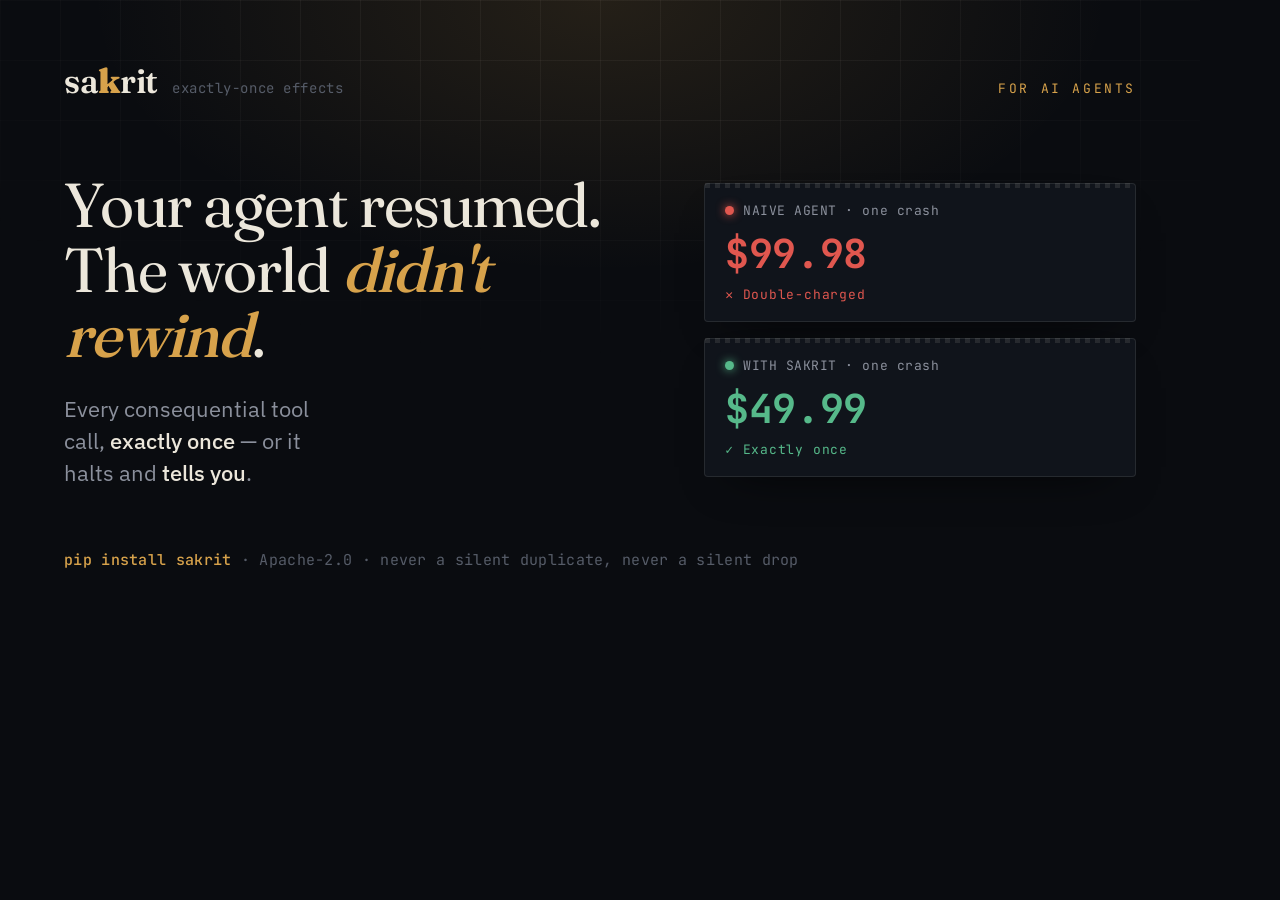
<file: landing/og-card.html>
<!DOCTYPE html>
<html lang="en">
<head>
<meta charset="UTF-8" />
<!--
  Source for the social share image (og:image / twitter:image). 1200×630.
  Render to PNG with headless Chrome (see landing/README.md → "Regenerate the OG image"):
    "…/Google Chrome" --headless=new --hide-scrollbars --window-size=1200,630 \
      --virtual-time-budget=2500 --screenshot=og.png file://…/landing/og-card.html
  Reuses the page's self-hosted fonts (./fonts.css) so the card matches the brand exactly.
-->
<link rel="stylesheet" href="./fonts.css" />
<style>
  :root {
    --ink: #0a0c10; --ink-2: #10141b; --cream: #ece7db; --muted: #8b909c;
    --faint: #565c68; --gold: #d7a24b; --red: #e0574f; --green: #56b98a;
    --line: rgba(236,231,219,0.10);
    --serif: "Fraunces", Georgia, serif; --sans: "IBM Plex Sans", system-ui, sans-serif;
    --mono: "JetBrains Mono", ui-monospace, monospace;
  }
  * { box-sizing: border-box; margin: 0; padding: 0; }
  html, body { width: 1200px; height: 630px; overflow: hidden; }
  body {
    background: var(--ink); color: var(--cream); font-family: var(--sans);
    position: relative; -webkit-font-smoothing: antialiased;
  }
  /* ledger grid + top glow, echoing the page */
  body::before {
    content: ""; position: absolute; inset: 0;
    background-image:
      linear-gradient(rgba(236,231,219,0.05) 1px, transparent 1px),
      linear-gradient(90deg, rgba(236,231,219,0.05) 1px, transparent 1px);
    background-size: 60px 60px;
    mask-image: radial-gradient(ellipse 80% 70% at 50% 0%, #000 30%, transparent 82%);
  }
  body::after {
    content: ""; position: absolute; top: -320px; left: 50%; transform: translateX(-50%);
    width: 1200px; height: 640px;
    background: radial-gradient(ellipse at center, rgba(215,162,75,0.13), transparent 60%);
  }
  .card { position: relative; z-index: 2; height: 100%; padding: 60px 64px; display: flex; flex-direction: column; }

  .top { display: flex; align-items: baseline; justify-content: space-between; }
  .brand { display: flex; align-items: baseline; gap: 14px; }
  .logo { font-family: var(--serif); font-weight: 600; font-size: 34px; letter-spacing: -0.01em; }
  .logo b { color: var(--gold); font-weight: 900; }
  .sub { font-family: var(--mono); font-size: 14px; color: var(--faint); letter-spacing: 0.04em; }
  .eyebrow { font-family: var(--mono); font-size: 13px; letter-spacing: 0.2em; text-transform: uppercase; color: var(--gold); }

  .main { flex: 1; display: flex; align-items: center; gap: 56px; margin-top: 8px; }
  .left { flex: 1.15; }
  h1 { font-family: var(--serif); font-weight: 400; font-size: 62px; line-height: 1.05; letter-spacing: -0.02em; }
  h1 .em { font-style: italic; color: var(--gold); font-weight: 500; }
  .promise { font-family: var(--sans); font-size: 22px; color: var(--muted); margin-top: 26px; line-height: 1.45; max-width: 22ch; }
  .promise b { color: var(--cream); font-weight: 500; }

  .right { flex: 0.85; display: flex; flex-direction: column; gap: 16px; }
  .rc { background: var(--ink-2); border: 1px solid var(--line); border-radius: 4px; padding: 18px 20px; position: relative; box-shadow: 0 20px 50px -30px rgba(0,0,0,0.9); }
  .rc::before { content: ""; position: absolute; top: -1px; left: 0; right: 0; height: 5px; background: repeating-linear-gradient(90deg, var(--line) 0 5px, transparent 5px 10px); }
  .rc .who { display: flex; align-items: center; gap: 9px; font-family: var(--mono); font-size: 13px; letter-spacing: 0.04em; color: var(--muted); }
  .dot { width: 9px; height: 9px; border-radius: 50%; }
  .dot.red { background: var(--red); box-shadow: 0 0 10px var(--red); }
  .dot.green { background: var(--green); box-shadow: 0 0 10px var(--green); }
  .rc .amt { font-family: var(--mono); font-weight: 700; font-size: 40px; letter-spacing: -0.01em; margin: 8px 0 6px; }
  .rc .verdict { font-family: var(--mono); font-size: 13px; letter-spacing: 0.06em; }
  .rc.bad .amt, .rc.bad .verdict { color: var(--red); }
  .rc.good .amt, .rc.good .verdict { color: var(--green); }

  .foot { font-family: var(--mono); font-size: 15px; color: var(--faint); letter-spacing: 0.02em; }
  .foot b { color: var(--gold); font-weight: 500; }
</style>
</head>
<body>
  <div class="card">
    <div class="top">
      <div class="brand">
        <span class="logo">sa<b>k</b>rit</span>
        <span class="sub">exactly-once effects</span>
      </div>
      <span class="eyebrow">for AI agents</span>
    </div>

    <div class="main">
      <div class="left">
        <h1>Your agent resumed.<br />The world <span class="em">didn't rewind</span>.</h1>
        <div class="promise">Every consequential tool call, <b>exactly once</b> — or it halts and <b>tells you</b>.</div>
      </div>
      <div class="right">
        <div class="rc bad">
          <div class="who"><span class="dot red"></span> NAIVE AGENT · one crash</div>
          <div class="amt">$99.98</div>
          <div class="verdict">✕ Double-charged</div>
        </div>
        <div class="rc good">
          <div class="who"><span class="dot green"></span> WITH SAKRIT · one crash</div>
          <div class="amt">$49.99</div>
          <div class="verdict">✓ Exactly once</div>
        </div>
      </div>
    </div>

    <div class="foot"><b>pip install sakrit</b> · Apache-2.0 · never a silent duplicate, never a silent drop</div>
  </div>
</body>
</html>
</file>
<file: landing/fonts.css>
/* Self-hosted (m20): no third-party font request. Latin subset. */
/* Fraunces 400 */
@font-face {
  font-family: 'Fraunces';
  font-style: normal;
  font-weight: 400;
  font-display: swap;
  src: url(./fonts/fraunces-400.woff2) format('woff2');
  unicode-range: U+0000-00FF, U+0131, U+0152-0153, U+02BB-02BC, U+02C6, U+02DA, U+02DC, U+0304, U+0308, U+0329, U+2000-206F, U+20AC, U+2122, U+2191, U+2193, U+2212, U+2215, U+FEFF, U+FFFD;
}
/* Fraunces 500 */
@font-face {
  font-family: 'Fraunces';
  font-style: normal;
  font-weight: 500;
  font-display: swap;
  src: url(./fonts/fraunces-500.woff2) format('woff2');
  unicode-range: U+0000-00FF, U+0131, U+0152-0153, U+02BB-02BC, U+02C6, U+02DA, U+02DC, U+0304, U+0308, U+0329, U+2000-206F, U+20AC, U+2122, U+2191, U+2193, U+2212, U+2215, U+FEFF, U+FFFD;
}
/* Fraunces 600 */
@font-face {
  font-family: 'Fraunces';
  font-style: normal;
  font-weight: 600;
  font-display: swap;
  src: url(./fonts/fraunces-600.woff2) format('woff2');
  unicode-range: U+0000-00FF, U+0131, U+0152-0153, U+02BB-02BC, U+02C6, U+02DA, U+02DC, U+0304, U+0308, U+0329, U+2000-206F, U+20AC, U+2122, U+2191, U+2193, U+2212, U+2215, U+FEFF, U+FFFD;
}
/* Fraunces 900 */
@font-face {
  font-family: 'Fraunces';
  font-style: normal;
  font-weight: 900;
  font-display: swap;
  src: url(./fonts/fraunces-900.woff2) format('woff2');
  unicode-range: U+0000-00FF, U+0131, U+0152-0153, U+02BB-02BC, U+02C6, U+02DA, U+02DC, U+0304, U+0308, U+0329, U+2000-206F, U+20AC, U+2122, U+2191, U+2193, U+2212, U+2215, U+FEFF, U+FFFD;
}
/* IBM Plex Sans 400 */
@font-face {
  font-family: 'IBM Plex Sans';
  font-style: normal;
  font-weight: 400;
  font-stretch: 100%;
  font-display: swap;
  src: url(./fonts/ibm-plex-sans-400.woff2) format('woff2');
  unicode-range: U+0000-00FF, U+0131, U+0152-0153, U+02BB-02BC, U+02C6, U+02DA, U+02DC, U+0304, U+0308, U+0329, U+2000-206F, U+20AC, U+2122, U+2191, U+2193, U+2212, U+2215, U+FEFF, U+FFFD;
}
/* IBM Plex Sans 500 */
@font-face {
  font-family: 'IBM Plex Sans';
  font-style: normal;
  font-weight: 500;
  font-stretch: 100%;
  font-display: swap;
  src: url(./fonts/ibm-plex-sans-500.woff2) format('woff2');
  unicode-range: U+0000-00FF, U+0131, U+0152-0153, U+02BB-02BC, U+02C6, U+02DA, U+02DC, U+0304, U+0308, U+0329, U+2000-206F, U+20AC, U+2122, U+2191, U+2193, U+2212, U+2215, U+FEFF, U+FFFD;
}
/* IBM Plex Sans 600 */
@font-face {
  font-family: 'IBM Plex Sans';
  font-style: normal;
  font-weight: 600;
  font-stretch: 100%;
  font-display: swap;
  src: url(./fonts/ibm-plex-sans-600.woff2) format('woff2');
  unicode-range: U+0000-00FF, U+0131, U+0152-0153, U+02BB-02BC, U+02C6, U+02DA, U+02DC, U+0304, U+0308, U+0329, U+2000-206F, U+20AC, U+2122, U+2191, U+2193, U+2212, U+2215, U+FEFF, U+FFFD;
}
/* JetBrains Mono 400 */
@font-face {
  font-family: 'JetBrains Mono';
  font-style: normal;
  font-weight: 400;
  font-display: swap;
  src: url(./fonts/jetbrains-mono-400.woff2) format('woff2');
  unicode-range: U+0000-00FF, U+0131, U+0152-0153, U+02BB-02BC, U+02C6, U+02DA, U+02DC, U+0304, U+0308, U+0329, U+2000-206F, U+20AC, U+2122, U+2191, U+2193, U+2212, U+2215, U+FEFF, U+FFFD;
}
/* JetBrains Mono 500 */
@font-face {
  font-family: 'JetBrains Mono';
  font-style: normal;
  font-weight: 500;
  font-display: swap;
  src: url(./fonts/jetbrains-mono-500.woff2) format('woff2');
  unicode-range: U+0000-00FF, U+0131, U+0152-0153, U+02BB-02BC, U+02C6, U+02DA, U+02DC, U+0304, U+0308, U+0329, U+2000-206F, U+20AC, U+2122, U+2191, U+2193, U+2212, U+2215, U+FEFF, U+FFFD;
}
/* JetBrains Mono 700 */
@font-face {
  font-family: 'JetBrains Mono';
  font-style: normal;
  font-weight: 700;
  font-display: swap;
  src: url(./fonts/jetbrains-mono-700.woff2) format('woff2');
  unicode-range: U+0000-00FF, U+0131, U+0152-0153, U+02BB-02BC, U+02C6, U+02DA, U+02DC, U+0304, U+0308, U+0329, U+2000-206F, U+20AC, U+2122, U+2191, U+2193, U+2212, U+2215, U+FEFF, U+FFFD;
}
</file>
